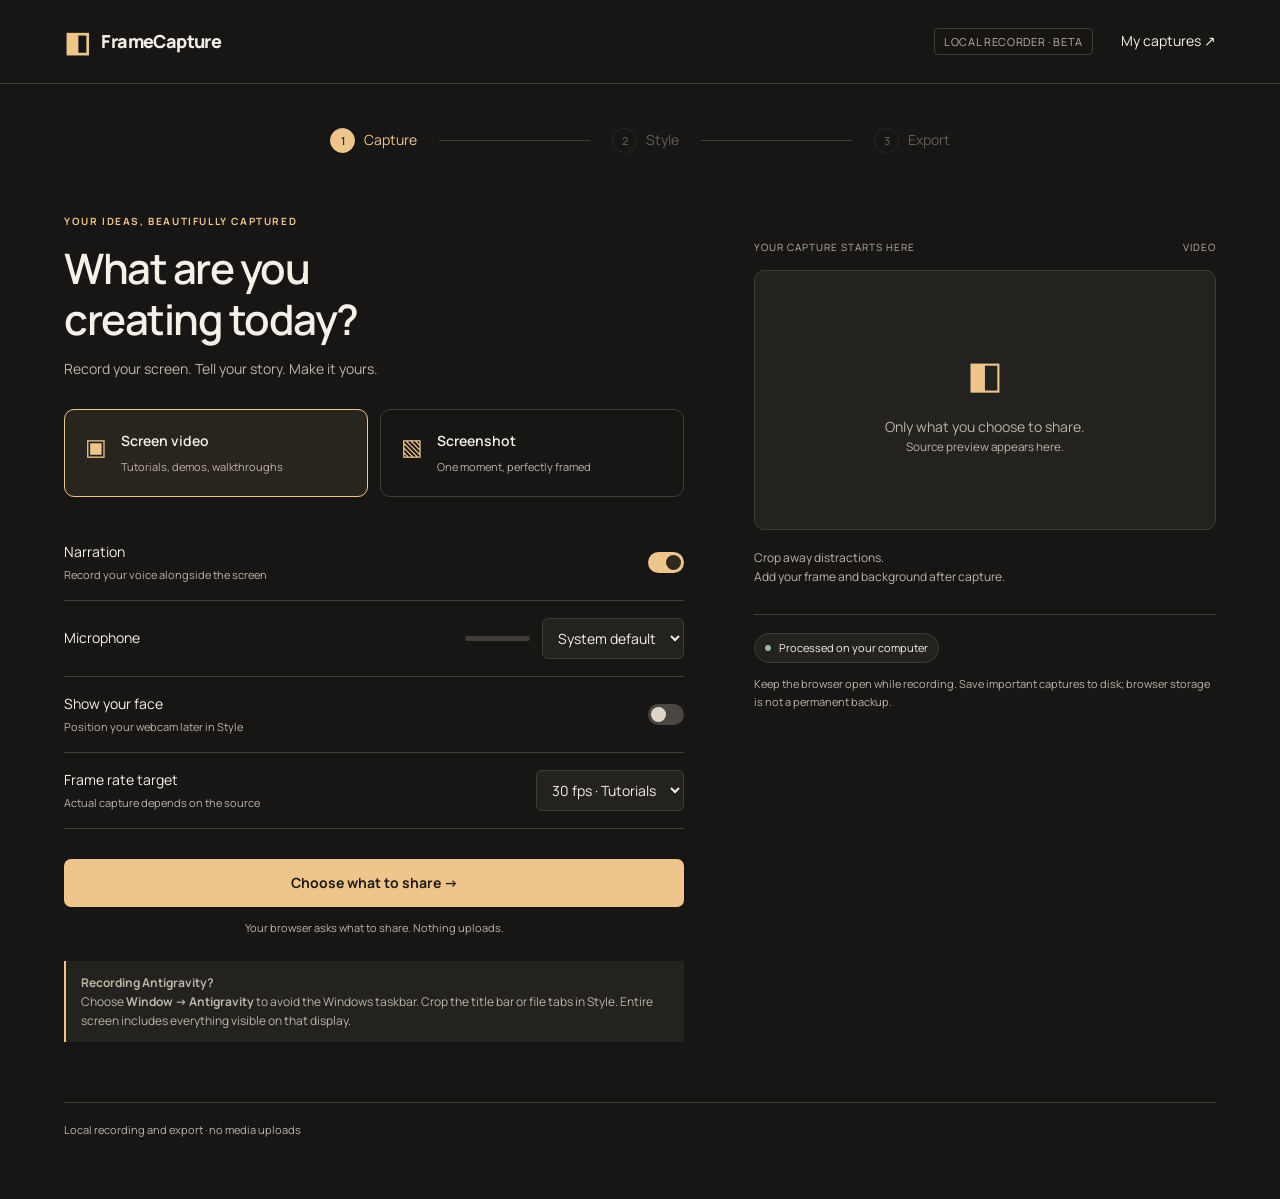
<file: app/index.html>
<!doctype html>
<html lang="en"><head><meta charset="UTF-8"><meta name="viewport" content="width=device-width,initial-scale=1"><meta name="description" content="Record, crop and style your screen locally with FrameCapture."><title>FrameCapture — Capture, Style, Export</title><link rel="icon" type="image/svg+xml" href="data:image/svg+xml,%3Csvg%20xmlns%3D%22http%3A%2F%2Fwww.w3.org%2F2000%2Fsvg%22%20viewBox%3D%220%200%2032%2032%22%3E%3Crect%20width%3D%2232%22%20height%3D%2232%22%20rx%3D%226%22%20fill%3D%22%23171614%22%2F%3E%3Cpath%20d%3D%22M6%206h20v20H6z%22%20fill%3D%22%23edc58d%22%2F%3E%3Cpath%20d%3D%22M16%209h7v14h-7z%22%20fill%3D%22%23171614%22%2F%3E%3C%2Fsvg%3E"><link rel="stylesheet" href="style.css"><link rel="stylesheet" href="recorder.css"></head><body><header><button class="brand" data-nav="capture"><span class="brand-icon">◧</span> FrameCapture</button><div class="header-right"><span class="prototype">Local recorder · Beta</span><button class="quiet" data-nav="library">My captures ↗</button></div></header><main id="app"></main><div id="toast" role="status" aria-live="polite"></div><div id="media-bin" aria-hidden="true"></div><dialog id="confirm"><h2>Start a new capture?</h2><p>Your current capture will stay in the local library if it was saved there. Download it first if local storage failed.</p><div class="dialog-actions"><button class="secondary" id="keep">Keep editing</button><button class="primary" id="discard">New capture</button></div></dialog><script type="module" src="app.mjs"></script></body></html>
</file>
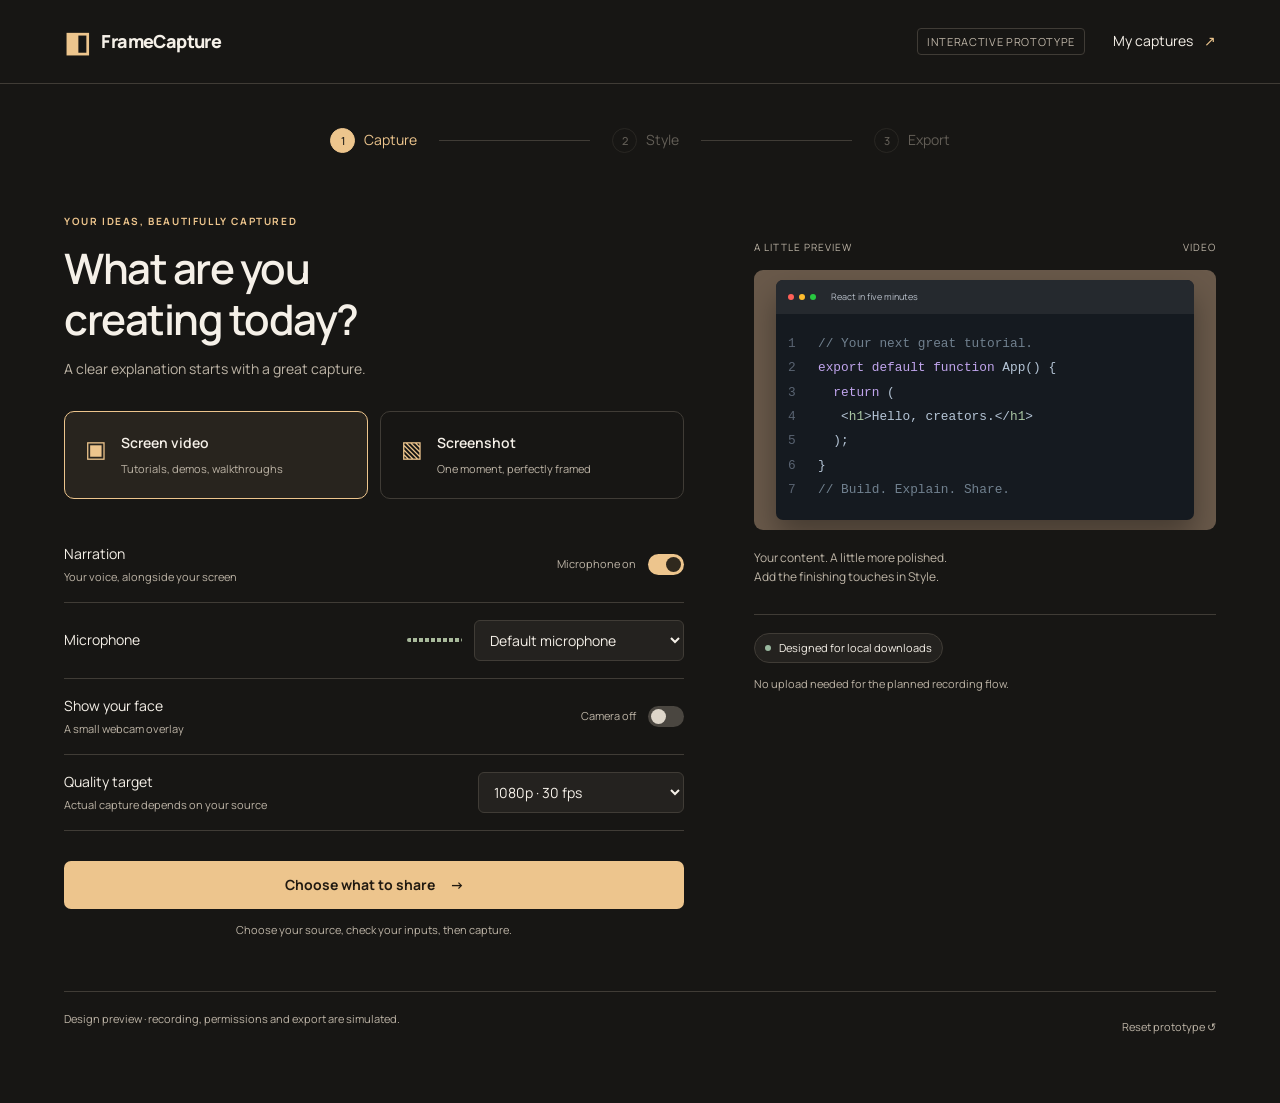
<file: prototype/index.html>
<!doctype html>
<html lang="en"><head><meta charset="UTF-8"><meta name="viewport" content="width=device-width,initial-scale=1"><title>FrameCapture — Guided Stage prototype</title><link rel="stylesheet" href="style.css"></head><body>
<header><button class="brand" data-go="capture"><span class="brand-icon">◧</span> FrameCapture</button><div class="header-right"><span class="prototype">Interactive prototype</span><button class="quiet" data-go="library">My captures <span>↗</span></button></div></header>
<main id="app"></main><div id="toast" role="status" aria-live="polite"></div>
<dialog id="source-dialog"><form method="dialog"><div class="dialog-title"><div><span class="eyebrow">SIMULATED BROWSER PICKER</span><h2>Choose what to share</h2></div><button class="icon" aria-label="Close source picker">×</button></div><p class="muted">The working app will open your browser’s own sharing window.</p><div class="segmented" id="source-tabs"><button type="button" data-source="Browser tab" aria-pressed="true">Browser tab</button><button type="button" data-source="Window">Window</button><button type="button" data-source="Entire screen">Entire screen</button></div><button type="button" id="source-card" class="source-card"><div class="source-mini">&lt;/&gt;<br><small>React tutorial</small></div><span id="source-name">React tutorial — Browser tab</span><span class="selected-check">✓</span></button><label class="check"><input id="share-audio" type="checkbox" checked> Include available source audio</label><div class="dialog-actions"><button value="cancel" class="secondary">Cancel</button><button type="button" id="confirm-source" class="primary">Use this source</button></div><details><summary>Preview a permission error</summary><button type="button" id="deny-source" class="quiet">Simulate denied permission</button></details></form></dialog>
<script src="app.js"></script></body></html>
</file>
<file: app/style.css>
@import url('https://fonts.googleapis.com/css2?family=Manrope:wght@400;500;600;700;800&display=swap');
:root{color-scheme:dark;--bg:#171614;--panel:#24221f;--raised:#2c2925;--line:#403c36;--text:#f5f0e8;--muted:#bdb4a6;--gold:#edc58d;--red:#e7646b}*{box-sizing:border-box}body{margin:0;background:var(--bg);color:var(--text);font:14px/1.6 Manrope,'Segoe UI',sans-serif}button,input,select{font:inherit}button{cursor:pointer}button:focus-visible,input:focus-visible,select:focus-visible{outline:2px solid var(--gold);outline-offset:4px}button{color:inherit}button:disabled{cursor:not-allowed;opacity:.45}header{height:84px;border-bottom:1px solid var(--line);display:flex;align-items:center;justify-content:space-between;padding:0 5%;gap:18px}.brand{border:0;background:none;font-size:18px;font-weight:800;letter-spacing:-.6px;padding:0;display:flex;align-items:center;gap:12px}.brand-icon{color:var(--gold);font-size:28px}.header-right{display:flex;align-items:center;gap:28px}.prototype{font-size:11px;letter-spacing:.06em;text-transform:uppercase;color:var(--muted);border:1px solid var(--line);padding:4px 9px;border-radius:4px}.quiet{background:none;border:0;padding:8px 0}.quiet span{color:var(--gold);margin-left:8px}main{max-width:1376px;margin:auto;padding:36px 5% 60px}.steps{display:flex;align-items:center;max-width:620px;margin:0 auto 48px;gap:22px}.steps:empty{display:none}.step{background:none;border:0;color:var(--muted);white-space:nowrap;padding:8px 0;display:flex;align-items:center;gap:9px}.step b{font-size:11px;display:grid;place-items:center;border:1px solid var(--line);height:25px;width:25px;border-radius:50%;font-weight:500}.step.active{color:var(--gold)}.step.active b{background:var(--gold);color:var(--bg);border-color:var(--gold)}.step-line{height:1px;flex:1;background:var(--line)}.eyebrow{color:var(--gold);font-size:10px;font-weight:700;letter-spacing:.16em}.muted{color:var(--muted)}h1{font-size:clamp(28px,3.3vw,42px);line-height:1.2;letter-spacing:-1.5px;margin:12px 0 14px;font-weight:600}h2{font-size:23px;letter-spacing:-.7px;font-weight:600;line-height:1.3;margin:8px 0 14px}p{margin:0 0 20px}.capture-layout{display:grid;grid-template-columns:minmax(0,620px) minmax(240px,1fr);gap:70px;align-items:start}.capture-form{max-width:620px}.intro{margin-bottom:30px}.mode-options{display:grid;grid-template-columns:1fr 1fr;gap:12px;margin:28px 0}.mode{background:none;border:1px solid var(--line);border-radius:10px;text-align:left;padding:20px;display:flex;gap:14px;align-items:flex-start}.mode[aria-pressed=true]{border-color:var(--gold);background:#28241e}.mode-symbol{font-size:23px;color:var(--gold);line-height:1.4}.mode strong{display:block;font-weight:600}.mode small{display:block;color:var(--muted);font-size:11px;margin-top:6px}.field-row{border-bottom:1px solid var(--line);min-height:76px;display:flex;justify-content:space-between;align-items:center;gap:20px}.field-row small{display:block;font-size:11px;color:var(--muted);margin-top:3px}.right-control{display:flex;align-items:center;gap:12px}.switch{width:36px;height:21px;border-radius:20px;background:#4a4640;border:0;padding:3px;display:flex;align-items:center}.switch:after{content:'';height:15px;width:15px;border-radius:50%;background:#ddd5c9}.switch[aria-checked=true]{background:var(--gold);justify-content:flex-end}.switch[aria-checked=true]:after{background:#30291e}select,input[type=text]{border:1px solid var(--line);border-radius:6px;color:var(--text);background:var(--panel);padding:9px 11px;max-width:100%}.primary,.secondary,.danger{border-radius:7px;padding:12px 20px;font-weight:700;border:1px solid transparent;transition:filter .15s}.primary{background:var(--gold);color:#211a11}.primary:hover{filter:brightness(1.08)}.secondary{background:var(--panel);border-color:var(--line);font-weight:500}.danger{background:var(--red);color:#231013}.full{width:100%;display:flex;justify-content:center;gap:15px;margin-top:30px}.hint{font-size:11px;color:var(--muted);text-align:center;margin:12px 0}.preview-aside{padding-top:30px}.sample-label{display:flex;justify-content:space-between;font-size:10px;letter-spacing:.1em;text-transform:uppercase;color:var(--muted);margin-bottom:15px}.scene{--padding:30px;--back:#69594a;position:relative;background:var(--back);padding:var(--padding);border-radius:9px;aspect-ratio:16/9;display:flex;align-items:center;justify-content:center;overflow:hidden;transition:background .2s,padding .2s}.scene.portrait{aspect-ratio:9/16;max-height:480px;margin:auto;width:min(100%,270px)}.scene.square{aspect-ratio:1;width:min(100%,480px);margin:auto}.screen-window{width:100%;background:#151a20;border-radius:7px;box-shadow:0 16px 30px #0005;overflow:hidden;min-width:0}.window-top{display:flex;align-items:center;gap:5px;padding:10px 12px;background:#25292e;font-size:9px;color:#b7bec8}.dots{display:flex;gap:5px;flex:none}.dots i{width:6px;height:6px;border-radius:50%;background:#ff6058}.dots i:nth-child(2){background:#ffbd2e}.dots i:nth-child(3){background:#28c840}.window-title{margin-left:10px;white-space:nowrap;overflow:hidden;text-overflow:ellipsis}.code-body{display:grid;grid-template-columns:22px 1fr;padding:18px 12px;font:clamp(8px,1vw,13px)/1.9 Consolas,monospace;gap:8px}.line-numbers{color:#596371}.code-lines{overflow:hidden;color:#b5c5d6;white-space:nowrap}.violet{color:#c1a5ed}.green{color:#a8c5a2}.code-comment{color:#71818f}.camera-bubble{position:absolute;right:18px;bottom:18px;width:62px;height:62px;border-radius:50%;background:#35433c;border:3px solid #d8c9af;display:grid;place-items:center;color:#cfe0d4;font-size:11px;box-shadow:0 4px 10px #0004}.camera-bubble.left{right:auto;left:18px}.sample-caption{margin:18px 0;font-size:12px;color:var(--muted);max-width:290px}.aside-rule{border-top:1px solid var(--line);margin:28px 0 18px}.small-note{font-size:11px;color:var(--muted)}.status-chip{font-size:11px;background:var(--panel);border:1px solid var(--line);padding:5px 10px;border-radius:20px;display:inline-flex;gap:8px;align-items:center}.status-chip i{width:6px;height:6px;background:#99b89f;border-radius:50%}.error{padding:14px;border:1px solid #92585a;background:#382426;border-radius:7px;color:#f0c4c4;margin:16px 0;font-size:12px}.toolbar{display:flex;justify-content:space-between;align-items:center;gap:20px;margin-bottom:24px}.toolbar h1{font-size:30px;margin:4px 0}.toolbar p{margin:0;font-size:12px}.style-layout{display:grid;grid-template-columns:minmax(0,1fr) 290px;gap:32px}.preview-workspace{background:#121210;border:1px solid #302d28;border-radius:12px;padding:24px;min-width:0}.preview-workspace .scene{min-height:240px}.preview-workspace .code-body{padding:28px 18px;font-size:clamp(10px,1.15vw,15px)}.playback{display:flex;align-items:center;justify-content:space-between;gap:16px;margin-top:22px;font-size:11px;color:var(--muted)}.playback button{background:none;border:0;font-size:16px;padding:4px 10px}.scrub{accent-color:var(--gold);width:100%;margin-top:18px}.inspector{background:var(--panel);border:1px solid var(--line);border-radius:10px;padding:20px}.inspector h2{font-size:16px;margin:0 0 20px}.inspector label.control{display:block;font-size:12px;margin:18px 0}.control>span{display:block;margin-bottom:9px}.control input[type=text],.control select{width:100%;background:var(--bg)}.control input[type=range]{width:100%;accent-color:var(--gold)}.swatches{display:flex;gap:8px}.swatch{height:28px;width:28px;border:2px solid transparent;border-radius:50%}.swatch[aria-pressed=true]{outline:1px solid var(--gold);outline-offset:3px}.inspector .field-row{min-height:56px}.inspector .field-row small{max-width:150px}.footer-actions{display:flex;justify-content:space-between;align-items:center;gap:16px;margin-top:28px}.timer{text-align:center;font:48px/1.4 Consolas,monospace;margin:20px 0}.recording-layout{max-width:820px;margin:auto}.recording-layout .scene{max-height:380px}.record-status{color:var(--red);text-align:center;font-size:11px;letter-spacing:.14em}.recording-actions{display:flex;justify-content:center;gap:12px}.countdown{font-size:60px;text-align:center;color:var(--gold);margin:26px}.export-layout{display:grid;grid-template-columns:1.2fr 1fr;gap:48px;align-items:start}.export-summary{padding:26px;background:var(--panel);border-radius:12px;border:1px solid var(--line)}.export-summary .field-row{min-height:62px}.export-summary input{width:100%}.export-summary label{font-size:12px;display:block;margin-bottom:8px}.progress-track{height:5px;background:var(--line);border-radius:4px;overflow:hidden;margin:22px 0 12px}.progress-fill{height:100%;background:var(--gold);transition:width .2s}.success{padding:14px 0;color:#adc6a8;font-size:13px}.library-head{display:flex;justify-content:space-between;align-items:center;gap:20px;margin-bottom:35px}.library-grid{display:grid;grid-template-columns:repeat(3,1fr);gap:24px}.capture-item{border:0;background:none;text-align:left;padding:0}.capture-item .scene{margin-bottom:15px}.capture-item strong{display:block;font-weight:600}.capture-item small{color:var(--muted);font-size:11px}.library-tabs{display:flex;gap:24px;border-bottom:1px solid var(--line);margin-bottom:25px}.library-tabs button{background:none;border:0;padding:12px 0;color:var(--muted)}.library-tabs button.active{color:var(--gold);border-bottom:2px solid var(--gold)}dialog{background:var(--panel);border:1px solid #62594c;border-radius:15px;color:var(--text);padding:28px;width:min(580px,92vw);box-shadow:0 30px 100px #0009}dialog::backdrop{background:#0009;backdrop-filter:blur(5px)}.dialog-title{display:flex;justify-content:space-between;align-items:start;gap:20px}.icon{background:none;border:0;font-size:25px}.segmented{display:flex;border-bottom:1px solid var(--line);margin:20px 0;gap:8px}.segmented button{background:none;border:0;padding:10px;font-size:12px}.segmented button[aria-pressed=true]{border-bottom:2px solid var(--gold);color:var(--gold)}.source-card{position:relative;display:block;border:1px solid var(--gold);border-radius:8px;background:var(--bg);width:100%;text-align:left;padding:14px}.source-mini{background:#353c39;height:100px;margin-bottom:12px;display:flex;flex-direction:column;justify-content:center;align-items:center;color:var(--gold);font-size:22px}.source-mini small{font-size:10px}.selected-check{float:right;color:var(--gold)}.check{display:flex;gap:10px;align-items:center;font-size:12px;margin:20px 0}.check input{accent-color:var(--gold)}.dialog-actions{display:flex;justify-content:flex-end;gap:10px}details{font-size:11px;color:var(--muted);margin-top:20px}summary{cursor:pointer}#toast{position:fixed;bottom:24px;left:50%;transform:translateX(-50%);max-width:90%;padding:12px 20px;background:#363329;border:1px solid #645c49;border-radius:8px;color:var(--text);box-shadow:0 8px 30px #0004;display:none;z-index:5}.prototype-footer{border-top:1px solid var(--line);margin-top:40px;padding-top:18px;display:flex;justify-content:space-between;gap:20px;font-size:11px;color:var(--muted)}.meter{height:4px;width:55px;background:repeating-linear-gradient(90deg,#a8b99b 0 4px,transparent 4px 6px);border-radius:3px}.aspect-buttons{display:flex;gap:8px}.aspect-buttons button{flex:1;border:1px solid var(--line);border-radius:5px;background:var(--bg);padding:8px;font-size:11px}.aspect-buttons button[aria-pressed=true]{border-color:var(--gold);color:var(--gold)}
@media(min-width:1500px){main{padding-left:65px;padding-right:65px}}@media(max-width:1000px){.capture-layout{gap:35px;grid-template-columns:1.4fr 1fr}.style-layout{grid-template-columns:minmax(0,1fr) 260px;gap:20px}.preview-workspace{padding:16px}.export-layout{gap:24px}.library-grid{grid-template-columns:1fr 1fr}}@media(max-width:760px){header{height:70px}.prototype{display:none}main{padding-top:20px}.steps{margin-bottom:30px;gap:12px}.capture-layout,.style-layout,.export-layout{grid-template-columns:1fr}.capture-form{max-width:none}.preview-aside{padding-top:0}.preview-aside .scene{max-width:500px}.preview-aside .sample-caption{max-width:none}.preview-aside .aside-rule,.preview-aside>.small-note{display:none}.toolbar{align-items:start}.toolbar .primary{padding:10px 12px}.preview-workspace .scene{min-height:0}.inspector{padding:20px}.library-head{flex-wrap:wrap}.library-grid{grid-template-columns:1fr 1fr}.mode{padding:16px}.header-right{gap:8px}.prototype-footer{flex-direction:column;gap:8px}.camera-bubble{width:46px;height:46px}.export-summary{padding:20px}}@media(max-width:420px){.brand{font-size:16px}.mode-options{grid-template-columns:1fr}.mode small{margin-top:2px}.field-row{gap:12px}.right-control{gap:8px}select{font-size:12px;max-width:180px}.library-grid{grid-template-columns:1fr}.steps{gap:8px}.step{font-size:12px}.scene{--padding:18px}.code-body{font-size:9px}.toolbar{flex-wrap:wrap}.recording-actions{flex-wrap:wrap}.segmented{gap:0}.segmented button{padding:10px 7px}.header-right .quiet{font-size:12px}}@media(prefers-reduced-motion:reduce){*{transition:none!important}}
[hidden]{display:none!important}
</file>
<file: app/recorder.css>
/* Working recorder additions to the approved Guided Stage design. */
.empty-preview{min-height:260px;border:1px solid var(--line);border-radius:10px;background:var(--panel);display:grid;place-content:center;text-align:center;padding:32px;color:var(--muted)}.empty-preview b{font-size:38px;color:var(--gold);font-weight:400}.empty-preview p{margin:12px 0 0}.live-source{width:100%;max-height:340px;object-fit:contain;border-radius:8px;background:#101010}.output-canvas{display:block;width:100%;height:auto;max-height:65vh;object-fit:contain;border-radius:6px}.crop-stage{position:relative;width:100%;touch-action:none;user-select:none;line-height:0;overflow:hidden;background:#080808;border-radius:6px}.crop-stage canvas{display:block;width:100%;height:auto}.crop-box{position:absolute;border:2px solid var(--gold);box-shadow:0 0 0 9999px #0009;cursor:move;touch-action:none}.crop-handle{position:absolute;width:18px;height:18px;background:var(--gold);border:2px solid #171614;border-radius:3px;padding:0;touch-action:none}.crop-handle[data-handle=nw]{left:-9px;top:-9px;cursor:nwse-resize}.crop-handle[data-handle=ne]{right:-9px;top:-9px;cursor:nesw-resize}.crop-handle[data-handle=sw]{left:-9px;bottom:-9px;cursor:nesw-resize}.crop-handle[data-handle=se]{right:-9px;bottom:-9px;cursor:nwse-resize}.crop-fields{display:grid;grid-template-columns:1fr 1fr;gap:12px;margin:16px 0}.crop-fields label{font-size:11px;color:var(--muted)}.crop-fields input{display:block;width:100%;padding:7px;background:var(--bg);border:1px solid var(--line);color:var(--text);border-radius:5px}.editor-tools{display:flex;gap:10px;flex-wrap:wrap;margin:0 0 15px}.editor-tools button[aria-pressed=true]{border-color:var(--gold);color:var(--gold)}.notice{font-size:12px;padding:12px 15px;border-left:2px solid var(--gold);background:var(--panel);margin:20px 0;color:var(--muted)}.success{color:#bbd5b4}.recording-preview{max-width:800px;margin:auto}.audio-meter{width:65px;height:5px;background:var(--line);border-radius:4px;overflow:hidden}.audio-meter span{display:block;height:100%;background:#a8c89f;width:0}.source-info{overflow-wrap:anywhere;font-size:11px;color:var(--muted)}.library-image{width:100%;aspect-ratio:16/9;object-fit:contain;background:var(--panel);border-radius:8px;margin-bottom:12px}.library-entry{min-width:0}.library-entry>button{width:100%}.delete-button{color:var(--muted);font-size:11px}.busy{pointer-events:none;opacity:.6}#media-bin{position:fixed;left:-4px;bottom:0;width:2px;height:2px;overflow:hidden;pointer-events:none;opacity:.001}#media-bin video{width:2px;height:2px}.row-actions{display:flex;gap:10px;flex-wrap:wrap;margin:15px 0}.persistent-error{margin-bottom:20px}.export-review{width:100%;max-height:480px;background:#111;border-radius:8px}.empty-library{padding:70px 20px;text-align:center;border:1px dashed var(--line);border-radius:12px}.control output{float:right;color:var(--muted)}.rec-visibility{max-width:650px;margin:20px auto}.field-row select{max-width:220px}.filename-input{width:100%}button:disabled{pointer-events:none}a{color:var(--gold)}.capture-form .notice{margin-top:24px}.crop-label{font-size:11px;margin-bottom:12px;color:var(--muted)}.recording-actions{flex-wrap:wrap}.crop-stage:focus-visible{outline:2px solid var(--gold)}
@media(max-width:760px){.output-canvas{max-height:55vh}.crop-handle{width:24px;height:24px}.field-row select{max-width:170px}.source-info{max-width:260px}.export-layout{display:flex;flex-direction:column}.export-layout>section{width:100%}} 

.drawing-selection,.drawing-selection .crop-box{cursor:crosshair}

.trim-panel{border-top:1px solid var(--line);margin-top:20px;padding-top:18px}.trim-panel h2{font-size:16px}.trim-panel input{font-size:14px}.trim-panel .row-actions button{font-size:12px}

.trim-timeline{position:relative;height:80px;margin:20px 12px;touch-action:none;user-select:none;background:#292724;border-radius:6px}.trim-timeline canvas{width:100%;height:80px;border-radius:6px;opacity:.55}.trim-kept{position:absolute;top:0;height:100%;border:2px solid var(--gold);pointer-events:none;background:#edc58d18}.trim-handle{position:absolute;top:-4px;transform:translateX(-50%);width:20px;height:88px;background:var(--gold);border:2px solid #171614;border-radius:6px;cursor:ew-resize;z-index:2;touch-action:none;padding:0}.trim-handle::after{content:'Ⅱ';color:#171614}.trim-handle:focus-visible{outline:3px solid white;outline-offset:2px}.trim-playhead{position:absolute;top:0;height:100%;width:2px;background:white;pointer-events:none;z-index:1}

.capture-item .capture-expiry{color:#ff7676}

.library-entry>.delete-button{display:flex;align-items:center;justify-content:center;gap:8px;min-height:40px;margin-top:10px;padding:9px 14px;border:1px solid #b85158;border-radius:7px;background:#e7646b0d;color:#ff8585;font-size:12px;font-weight:600;transition:background .15s,border-color .15s}.library-entry>.delete-button:hover{background:#e7646b24;border-color:#ff8585}.library-entry>.delete-button:focus-visible{outline:2px solid #ff8585;outline-offset:3px}.delete-button svg{flex:none}
</file>
<file: prototype/style.css>
@import url('https://fonts.googleapis.com/css2?family=Manrope:wght@400;500;600;700;800&display=swap');
:root{color-scheme:dark;--bg:#171614;--panel:#24221f;--raised:#2c2925;--line:#403c36;--text:#f5f0e8;--muted:#bdb4a6;--gold:#edc58d;--red:#e7646b}*{box-sizing:border-box}body{margin:0;background:var(--bg);color:var(--text);font:14px/1.6 Manrope,'Segoe UI',sans-serif}button,input,select{font:inherit}button{cursor:pointer}button:focus-visible,input:focus-visible,select:focus-visible{outline:2px solid var(--gold);outline-offset:4px}button{color:inherit}button:disabled{cursor:not-allowed;opacity:.45}header{height:84px;border-bottom:1px solid var(--line);display:flex;align-items:center;justify-content:space-between;padding:0 5%;gap:18px}.brand{border:0;background:none;font-size:18px;font-weight:800;letter-spacing:-.6px;padding:0;display:flex;align-items:center;gap:12px}.brand-icon{color:var(--gold);font-size:28px}.header-right{display:flex;align-items:center;gap:28px}.prototype{font-size:11px;letter-spacing:.06em;text-transform:uppercase;color:var(--muted);border:1px solid var(--line);padding:4px 9px;border-radius:4px}.quiet{background:none;border:0;padding:8px 0}.quiet span{color:var(--gold);margin-left:8px}main{max-width:1376px;margin:auto;padding:36px 5% 60px}.steps{display:flex;align-items:center;max-width:620px;margin:0 auto 48px;gap:22px}.steps:empty{display:none}.step{background:none;border:0;color:var(--muted);white-space:nowrap;padding:8px 0;display:flex;align-items:center;gap:9px}.step b{font-size:11px;display:grid;place-items:center;border:1px solid var(--line);height:25px;width:25px;border-radius:50%;font-weight:500}.step.active{color:var(--gold)}.step.active b{background:var(--gold);color:var(--bg);border-color:var(--gold)}.step-line{height:1px;flex:1;background:var(--line)}.eyebrow{color:var(--gold);font-size:10px;font-weight:700;letter-spacing:.16em}.muted{color:var(--muted)}h1{font-size:clamp(28px,3.3vw,42px);line-height:1.2;letter-spacing:-1.5px;margin:12px 0 14px;font-weight:600}h2{font-size:23px;letter-spacing:-.7px;font-weight:600;line-height:1.3;margin:8px 0 14px}p{margin:0 0 20px}.capture-layout{display:grid;grid-template-columns:minmax(0,620px) minmax(240px,1fr);gap:70px;align-items:start}.capture-form{max-width:620px}.intro{margin-bottom:30px}.mode-options{display:grid;grid-template-columns:1fr 1fr;gap:12px;margin:28px 0}.mode{background:none;border:1px solid var(--line);border-radius:10px;text-align:left;padding:20px;display:flex;gap:14px;align-items:flex-start}.mode[aria-pressed=true]{border-color:var(--gold);background:#28241e}.mode-symbol{font-size:23px;color:var(--gold);line-height:1.4}.mode strong{display:block;font-weight:600}.mode small{display:block;color:var(--muted);font-size:11px;margin-top:6px}.field-row{border-bottom:1px solid var(--line);min-height:76px;display:flex;justify-content:space-between;align-items:center;gap:20px}.field-row small{display:block;font-size:11px;color:var(--muted);margin-top:3px}.right-control{display:flex;align-items:center;gap:12px}.switch{width:36px;height:21px;border-radius:20px;background:#4a4640;border:0;padding:3px;display:flex;align-items:center}.switch:after{content:'';height:15px;width:15px;border-radius:50%;background:#ddd5c9}.switch[aria-checked=true]{background:var(--gold);justify-content:flex-end}.switch[aria-checked=true]:after{background:#30291e}select,input[type=text]{border:1px solid var(--line);border-radius:6px;color:var(--text);background:var(--panel);padding:9px 11px;max-width:100%}.primary,.secondary,.danger{border-radius:7px;padding:12px 20px;font-weight:700;border:1px solid transparent;transition:filter .15s}.primary{background:var(--gold);color:#211a11}.primary:hover{filter:brightness(1.08)}.secondary{background:var(--panel);border-color:var(--line);font-weight:500}.danger{background:var(--red);color:#231013}.full{width:100%;display:flex;justify-content:center;gap:15px;margin-top:30px}.hint{font-size:11px;color:var(--muted);text-align:center;margin:12px 0}.preview-aside{padding-top:30px}.sample-label{display:flex;justify-content:space-between;font-size:10px;letter-spacing:.1em;text-transform:uppercase;color:var(--muted);margin-bottom:15px}.scene{--padding:30px;--back:#69594a;position:relative;background:var(--back);padding:var(--padding);border-radius:9px;aspect-ratio:16/9;display:flex;align-items:center;justify-content:center;overflow:hidden;transition:background .2s,padding .2s}.scene.portrait{aspect-ratio:9/16;max-height:480px;margin:auto;width:min(100%,270px)}.scene.square{aspect-ratio:1;width:min(100%,480px);margin:auto}.screen-window{width:100%;background:#151a20;border-radius:7px;box-shadow:0 16px 30px #0005;overflow:hidden;min-width:0}.window-top{display:flex;align-items:center;gap:5px;padding:10px 12px;background:#25292e;font-size:9px;color:#b7bec8}.dots{display:flex;gap:5px;flex:none}.dots i{width:6px;height:6px;border-radius:50%;background:#ff6058}.dots i:nth-child(2){background:#ffbd2e}.dots i:nth-child(3){background:#28c840}.window-title{margin-left:10px;white-space:nowrap;overflow:hidden;text-overflow:ellipsis}.code-body{display:grid;grid-template-columns:22px 1fr;padding:18px 12px;font:clamp(8px,1vw,13px)/1.9 Consolas,monospace;gap:8px}.line-numbers{color:#596371}.code-lines{overflow:hidden;color:#b5c5d6;white-space:nowrap}.violet{color:#c1a5ed}.green{color:#a8c5a2}.code-comment{color:#71818f}.camera-bubble{position:absolute;right:18px;bottom:18px;width:62px;height:62px;border-radius:50%;background:#35433c;border:3px solid #d8c9af;display:grid;place-items:center;color:#cfe0d4;font-size:11px;box-shadow:0 4px 10px #0004}.camera-bubble.left{right:auto;left:18px}.sample-caption{margin:18px 0;font-size:12px;color:var(--muted);max-width:290px}.aside-rule{border-top:1px solid var(--line);margin:28px 0 18px}.small-note{font-size:11px;color:var(--muted)}.status-chip{font-size:11px;background:var(--panel);border:1px solid var(--line);padding:5px 10px;border-radius:20px;display:inline-flex;gap:8px;align-items:center}.status-chip i{width:6px;height:6px;background:#99b89f;border-radius:50%}.error{padding:14px;border:1px solid #92585a;background:#382426;border-radius:7px;color:#f0c4c4;margin:16px 0;font-size:12px}.toolbar{display:flex;justify-content:space-between;align-items:center;gap:20px;margin-bottom:24px}.toolbar h1{font-size:30px;margin:4px 0}.toolbar p{margin:0;font-size:12px}.style-layout{display:grid;grid-template-columns:minmax(0,1fr) 290px;gap:32px}.preview-workspace{background:#121210;border:1px solid #302d28;border-radius:12px;padding:24px;min-width:0}.preview-workspace .scene{min-height:240px}.preview-workspace .code-body{padding:28px 18px;font-size:clamp(10px,1.15vw,15px)}.playback{display:flex;align-items:center;justify-content:space-between;gap:16px;margin-top:22px;font-size:11px;color:var(--muted)}.playback button{background:none;border:0;font-size:16px;padding:4px 10px}.scrub{accent-color:var(--gold);width:100%;margin-top:18px}.inspector{background:var(--panel);border:1px solid var(--line);border-radius:10px;padding:20px}.inspector h2{font-size:16px;margin:0 0 20px}.inspector label.control{display:block;font-size:12px;margin:18px 0}.control>span{display:block;margin-bottom:9px}.control input[type=text],.control select{width:100%;background:var(--bg)}.control input[type=range]{width:100%;accent-color:var(--gold)}.swatches{display:flex;gap:8px}.swatch{height:28px;width:28px;border:2px solid transparent;border-radius:50%}.swatch[aria-pressed=true]{outline:1px solid var(--gold);outline-offset:3px}.inspector .field-row{min-height:56px}.inspector .field-row small{max-width:150px}.footer-actions{display:flex;justify-content:space-between;align-items:center;gap:16px;margin-top:28px}.timer{text-align:center;font:48px/1.4 Consolas,monospace;margin:20px 0}.recording-layout{max-width:820px;margin:auto}.recording-layout .scene{max-height:380px}.record-status{color:var(--red);text-align:center;font-size:11px;letter-spacing:.14em}.recording-actions{display:flex;justify-content:center;gap:12px}.countdown{font-size:60px;text-align:center;color:var(--gold);margin:26px}.export-layout{display:grid;grid-template-columns:1.2fr 1fr;gap:48px;align-items:start}.export-summary{padding:26px;background:var(--panel);border-radius:12px;border:1px solid var(--line)}.export-summary .field-row{min-height:62px}.export-summary input{width:100%}.export-summary label{font-size:12px;display:block;margin-bottom:8px}.progress-track{height:5px;background:var(--line);border-radius:4px;overflow:hidden;margin:22px 0 12px}.progress-fill{height:100%;background:var(--gold);transition:width .2s}.success{padding:14px 0;color:#adc6a8;font-size:13px}.library-head{display:flex;justify-content:space-between;align-items:center;gap:20px;margin-bottom:35px}.library-grid{display:grid;grid-template-columns:repeat(3,1fr);gap:24px}.capture-item{border:0;background:none;text-align:left;padding:0}.capture-item .scene{margin-bottom:15px}.capture-item strong{display:block;font-weight:600}.capture-item small{color:var(--muted);font-size:11px}.library-tabs{display:flex;gap:24px;border-bottom:1px solid var(--line);margin-bottom:25px}.library-tabs button{background:none;border:0;padding:12px 0;color:var(--muted)}.library-tabs button.active{color:var(--gold);border-bottom:2px solid var(--gold)}dialog{background:var(--panel);border:1px solid #62594c;border-radius:15px;color:var(--text);padding:28px;width:min(580px,92vw);box-shadow:0 30px 100px #0009}dialog::backdrop{background:#0009;backdrop-filter:blur(5px)}.dialog-title{display:flex;justify-content:space-between;align-items:start;gap:20px}.icon{background:none;border:0;font-size:25px}.segmented{display:flex;border-bottom:1px solid var(--line);margin:20px 0;gap:8px}.segmented button{background:none;border:0;padding:10px;font-size:12px}.segmented button[aria-pressed=true]{border-bottom:2px solid var(--gold);color:var(--gold)}.source-card{position:relative;display:block;border:1px solid var(--gold);border-radius:8px;background:var(--bg);width:100%;text-align:left;padding:14px}.source-mini{background:#353c39;height:100px;margin-bottom:12px;display:flex;flex-direction:column;justify-content:center;align-items:center;color:var(--gold);font-size:22px}.source-mini small{font-size:10px}.selected-check{float:right;color:var(--gold)}.check{display:flex;gap:10px;align-items:center;font-size:12px;margin:20px 0}.check input{accent-color:var(--gold)}.dialog-actions{display:flex;justify-content:flex-end;gap:10px}details{font-size:11px;color:var(--muted);margin-top:20px}summary{cursor:pointer}#toast{position:fixed;bottom:24px;left:50%;transform:translateX(-50%);max-width:90%;padding:12px 20px;background:#363329;border:1px solid #645c49;border-radius:8px;color:var(--text);box-shadow:0 8px 30px #0004;display:none;z-index:5}.prototype-footer{border-top:1px solid var(--line);margin-top:40px;padding-top:18px;display:flex;justify-content:space-between;gap:20px;font-size:11px;color:var(--muted)}.meter{height:4px;width:55px;background:repeating-linear-gradient(90deg,#a8b99b 0 4px,transparent 4px 6px);border-radius:3px}.aspect-buttons{display:flex;gap:8px}.aspect-buttons button{flex:1;border:1px solid var(--line);border-radius:5px;background:var(--bg);padding:8px;font-size:11px}.aspect-buttons button[aria-pressed=true]{border-color:var(--gold);color:var(--gold)}
@media(min-width:1500px){main{padding-left:65px;padding-right:65px}}@media(max-width:1000px){.capture-layout{gap:35px;grid-template-columns:1.4fr 1fr}.style-layout{grid-template-columns:minmax(0,1fr) 260px;gap:20px}.preview-workspace{padding:16px}.export-layout{gap:24px}.library-grid{grid-template-columns:1fr 1fr}}@media(max-width:760px){header{height:70px}.prototype{display:none}main{padding-top:20px}.steps{margin-bottom:30px;gap:12px}.capture-layout,.style-layout,.export-layout{grid-template-columns:1fr}.capture-form{max-width:none}.preview-aside{padding-top:0}.preview-aside .scene{max-width:500px}.preview-aside .sample-caption{max-width:none}.preview-aside .aside-rule,.preview-aside>.small-note{display:none}.toolbar{align-items:start}.toolbar .primary{padding:10px 12px}.preview-workspace .scene{min-height:0}.inspector{padding:20px}.library-head{flex-wrap:wrap}.library-grid{grid-template-columns:1fr 1fr}.mode{padding:16px}.header-right{gap:8px}.prototype-footer{flex-direction:column;gap:8px}.camera-bubble{width:46px;height:46px}.export-summary{padding:20px}}@media(max-width:420px){.brand{font-size:16px}.mode-options{grid-template-columns:1fr}.mode small{margin-top:2px}.field-row{gap:12px}.right-control{gap:8px}select{font-size:12px;max-width:180px}.library-grid{grid-template-columns:1fr}.steps{gap:8px}.step{font-size:12px}.scene{--padding:18px}.code-body{font-size:9px}.toolbar{flex-wrap:wrap}.recording-actions{flex-wrap:wrap}.segmented{gap:0}.segmented button{padding:10px 7px}.header-right .quiet{font-size:12px}}@media(prefers-reduced-motion:reduce){*{transition:none!important}}
[hidden]{display:none!important}
</file>
